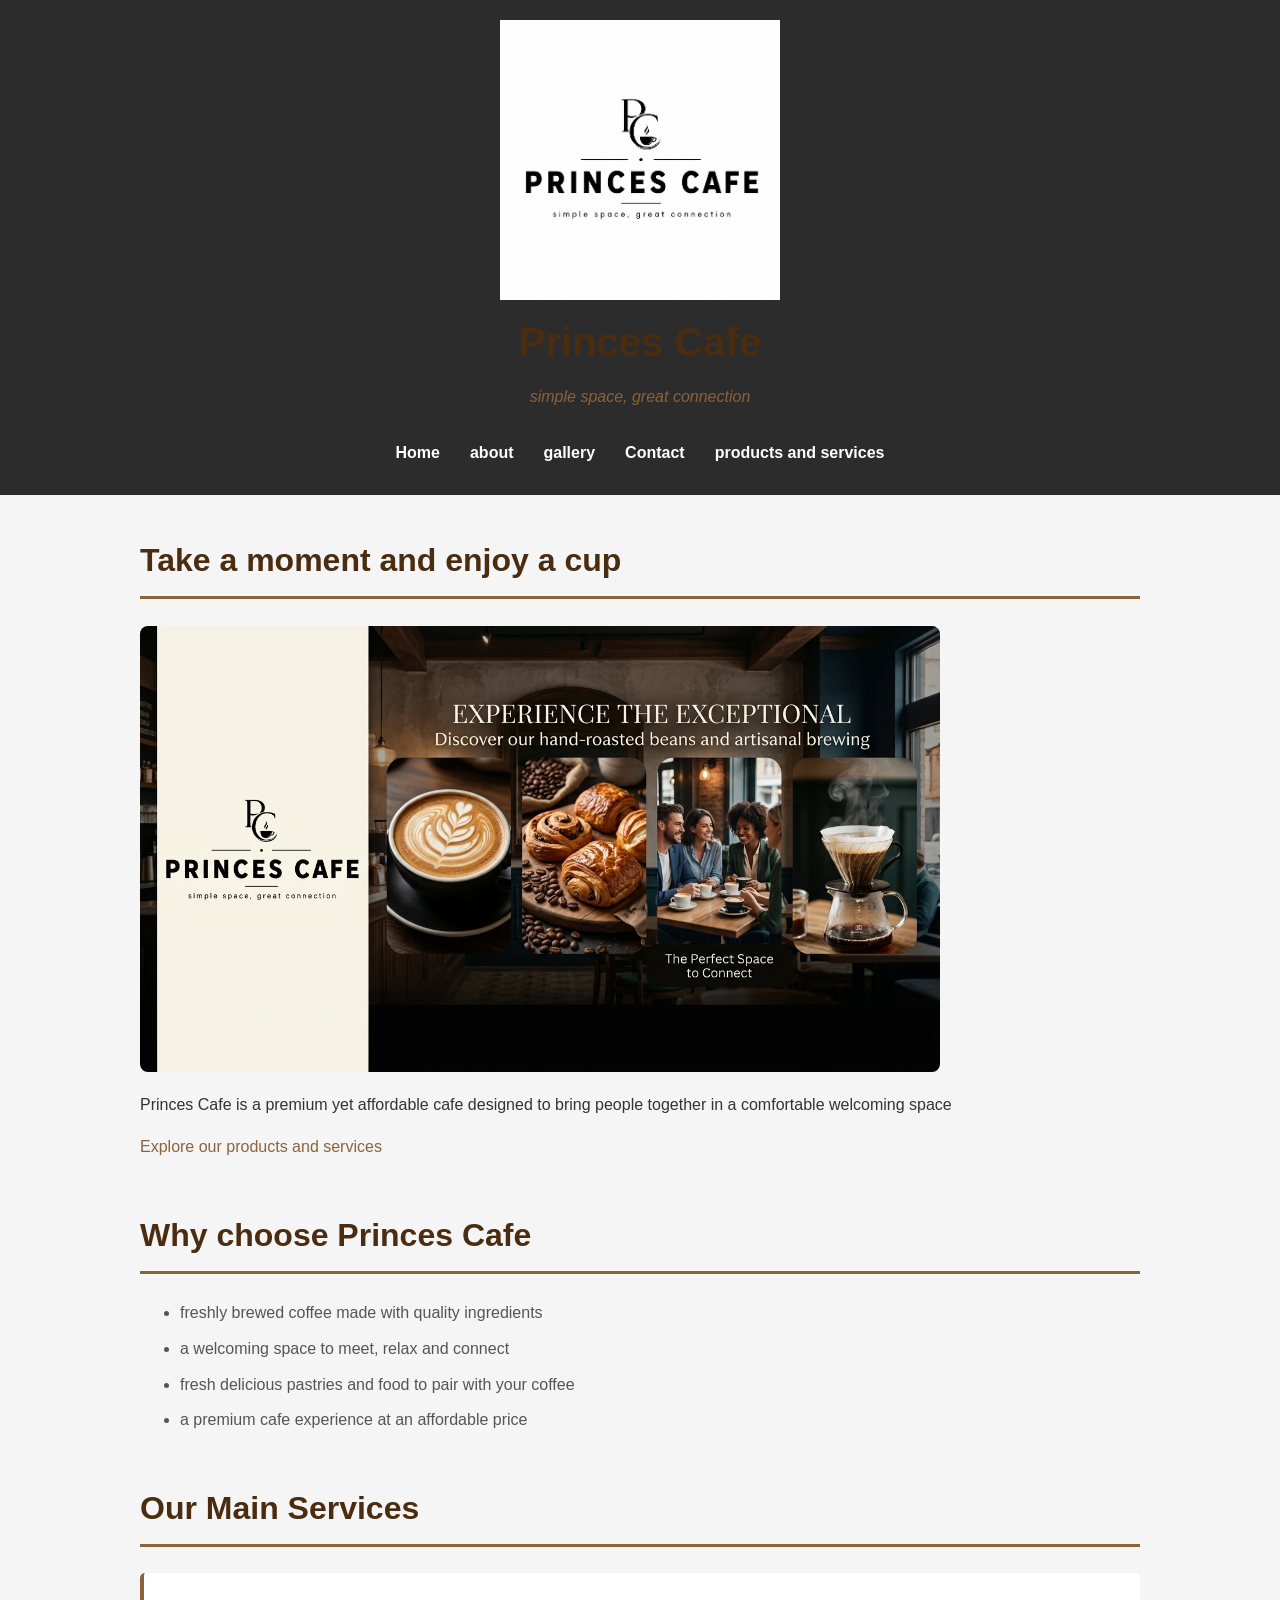
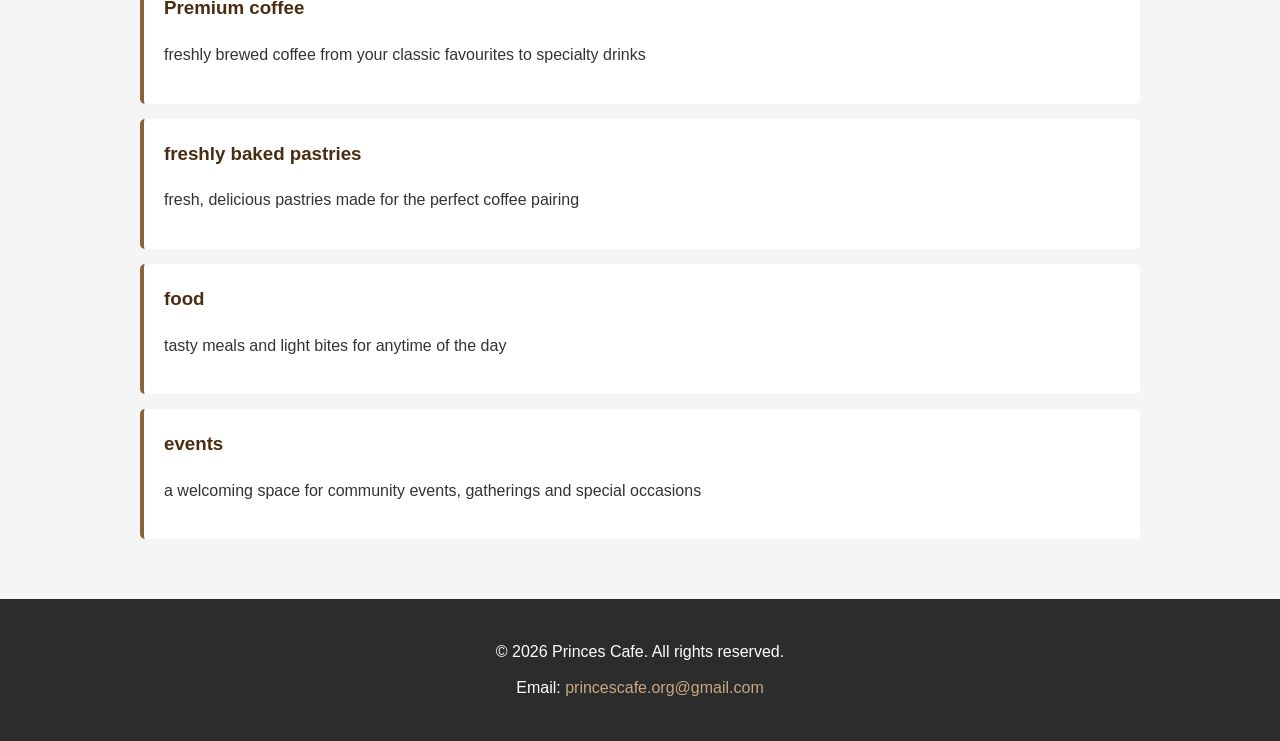
<file: index.html>
<!DOCTYPE html>
<html lang="en">
<head>

    <meta charset="UTF-8">
    <meta name="viewport" content="width=device-width, initial-scale=1.0">
    <meta name="description" content="Princes cafe is a premium yet affordable cafe offering quality coffee, pastries, and a welcoming community space. ">
    <title>Princes Cafe | Home</title>

    <link rel="stylesheet" href="style.css">

</head>
<body>

    <header>

    <a href="index.html">
<img src="images/logo.png" alt="Princes Cafe company" width="280" height="180">

    </a>
<h1>Princes Cafe</h1>
<p>simple space, great connection</p>
   
<nav aria-label="main navigation">
    <ul>

 <li><a href="index.html">Home</a></li>
<li><a href="about.html">about</a></li>
<li><a href="gallery.html">gallery</a></li>   
<li><a href="contact.html">Contact</a></li>
<li><a href="products and services.html">products and services</a></li>
    </ul>
  </nav>
  </header>

  <main>

    <section>
        <h2>Take a moment and enjoy a cup</h2>
<img src="images/home-banner.jpg" alt="Picture of a beautiful cup of coffee" width="800" height="360">
<p>Princes Cafe is a premium yet affordable cafe designed to bring people together in a comfortable welcoming space  </p>
<p><a href="products-and-services.html">Explore our products and services</a></p>
</section>

<section>
    <h2> Why choose Princes Cafe</h2>
    <ul>
 <li>freshly brewed coffee made with quality ingredients</li>
<li>a welcoming space to meet, relax and connect</li>
<li> fresh delicious pastries and food to pair with your coffee</li>
<li>a premium cafe experience at an affordable price</li>
    </ul>

</section>

<section>
    <h2> Our Main Services</h2>

    <article>
       
        <h3> Premium coffee</h3>
        <p>freshly brewed coffee from your classic favourites to specialty drinks</p>
    </article>

    <article>
    <h3> freshly baked pastries</h3>
<p>fresh, delicious pastries made for the perfect coffee pairing</p>
</article>

<article>
    <h3>food</h3>
<p>tasty meals and light bites for anytime of the day</p>
</article>

<article>
    <h3>events</h3>
<p>a welcoming space for community events, gatherings and special occasions</p>
</article>

</section>

  </main>

  <footer>
    <p>&copy; 2026 Princes Cafe. All rights reserved.</p>

<p>Email: <a href="mailto:princescafe.org@gmail.com">princescafe.org@gmail.com</a></p>

</footer>

</body>

</html>
</file>
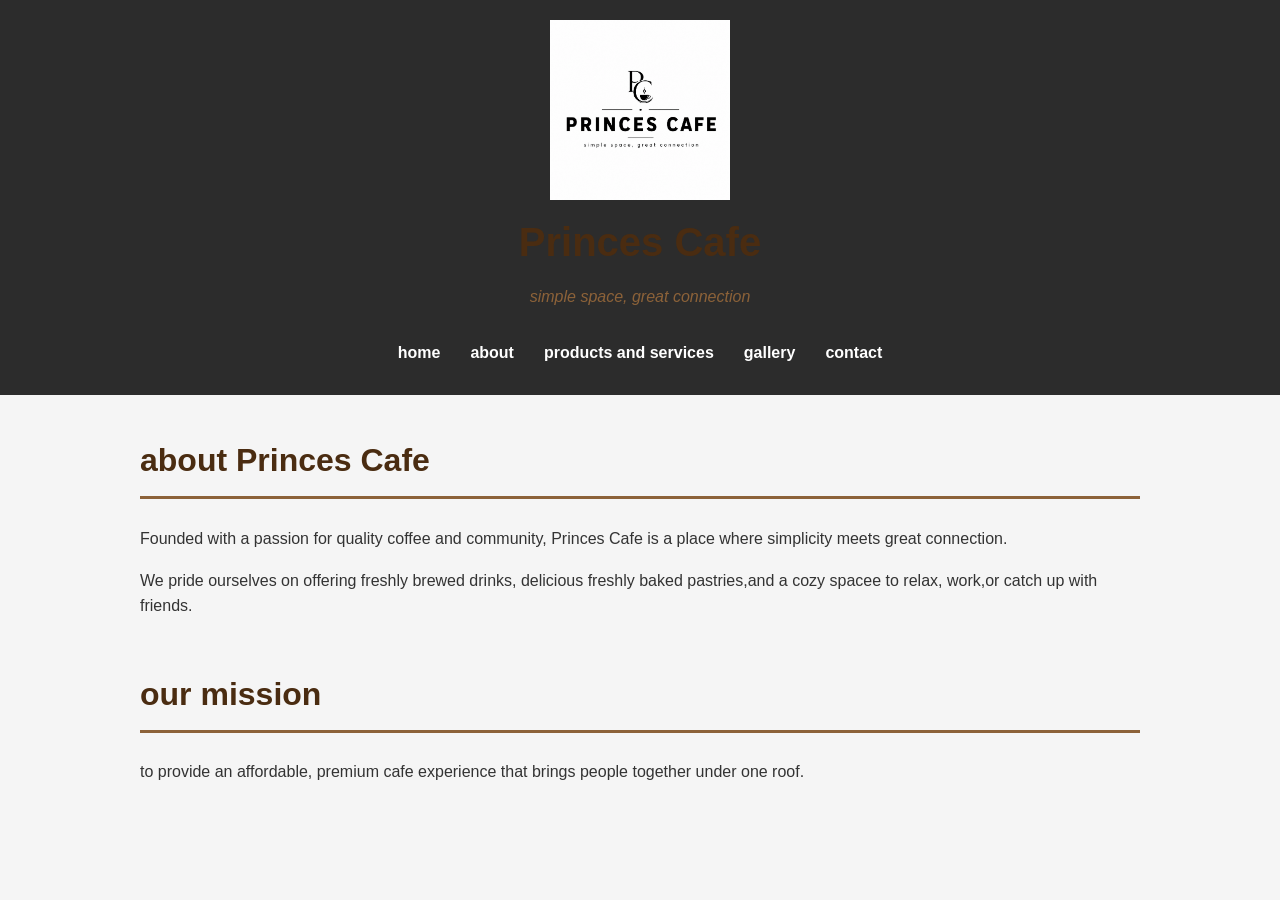
<file: about.html>
<!DOCTYPE html>
<html lang="en">
    <head>

         <meta charset="UTF-8">
         <meta name="viewport" content="width=device-width, initial-scale=1.0">
         <meta name="description" content="learn about Princes Cafe and our mission to serve great coffee in a welcoming environment.">
         <title>Princes Cafe | About us</title>
         <link rel="stylesheet" href="style.css">

    </head>
<body>

    <header>
   <a href="index.html">
    <img src="images/logo.png" alt="Princes Cafe company logo" width="180" height="60">
   </a> 
   <h1>Princes Cafe</h1>    
    <p>simple space, great connection</p>

    <nav aria-label="main navigation">
        <ul>
            <li><a href="index.html">home</a></li>
            <li><a href="about.html">about</a></li>
            <li><a href="products-and-services.html">products and services</a></li>
            <li><a href="gallery.html">gallery</a></li>
            <li><a href="contact.html">contact</a></li>

            
        </ul>
    </nav>
</header>

<main>
    <section>
        <h2>about Princes Cafe</h2>
        <P>Founded with a passion for quality coffee and community, Princes Cafe is a place where simplicity meets great connection.</P>
        <p>We pride ourselves on offering freshly brewed drinks, delicious freshly baked pastries,and a cozy spacee to relax, work,or catch up with friends.</p>

    </section>

    <section>
        <h2>our mission</h2>
        <p>to provide an affordable, premium cafe experience that brings people together under one roof.</p>
    
    </section>
</main>
</body>
</html>
</file>
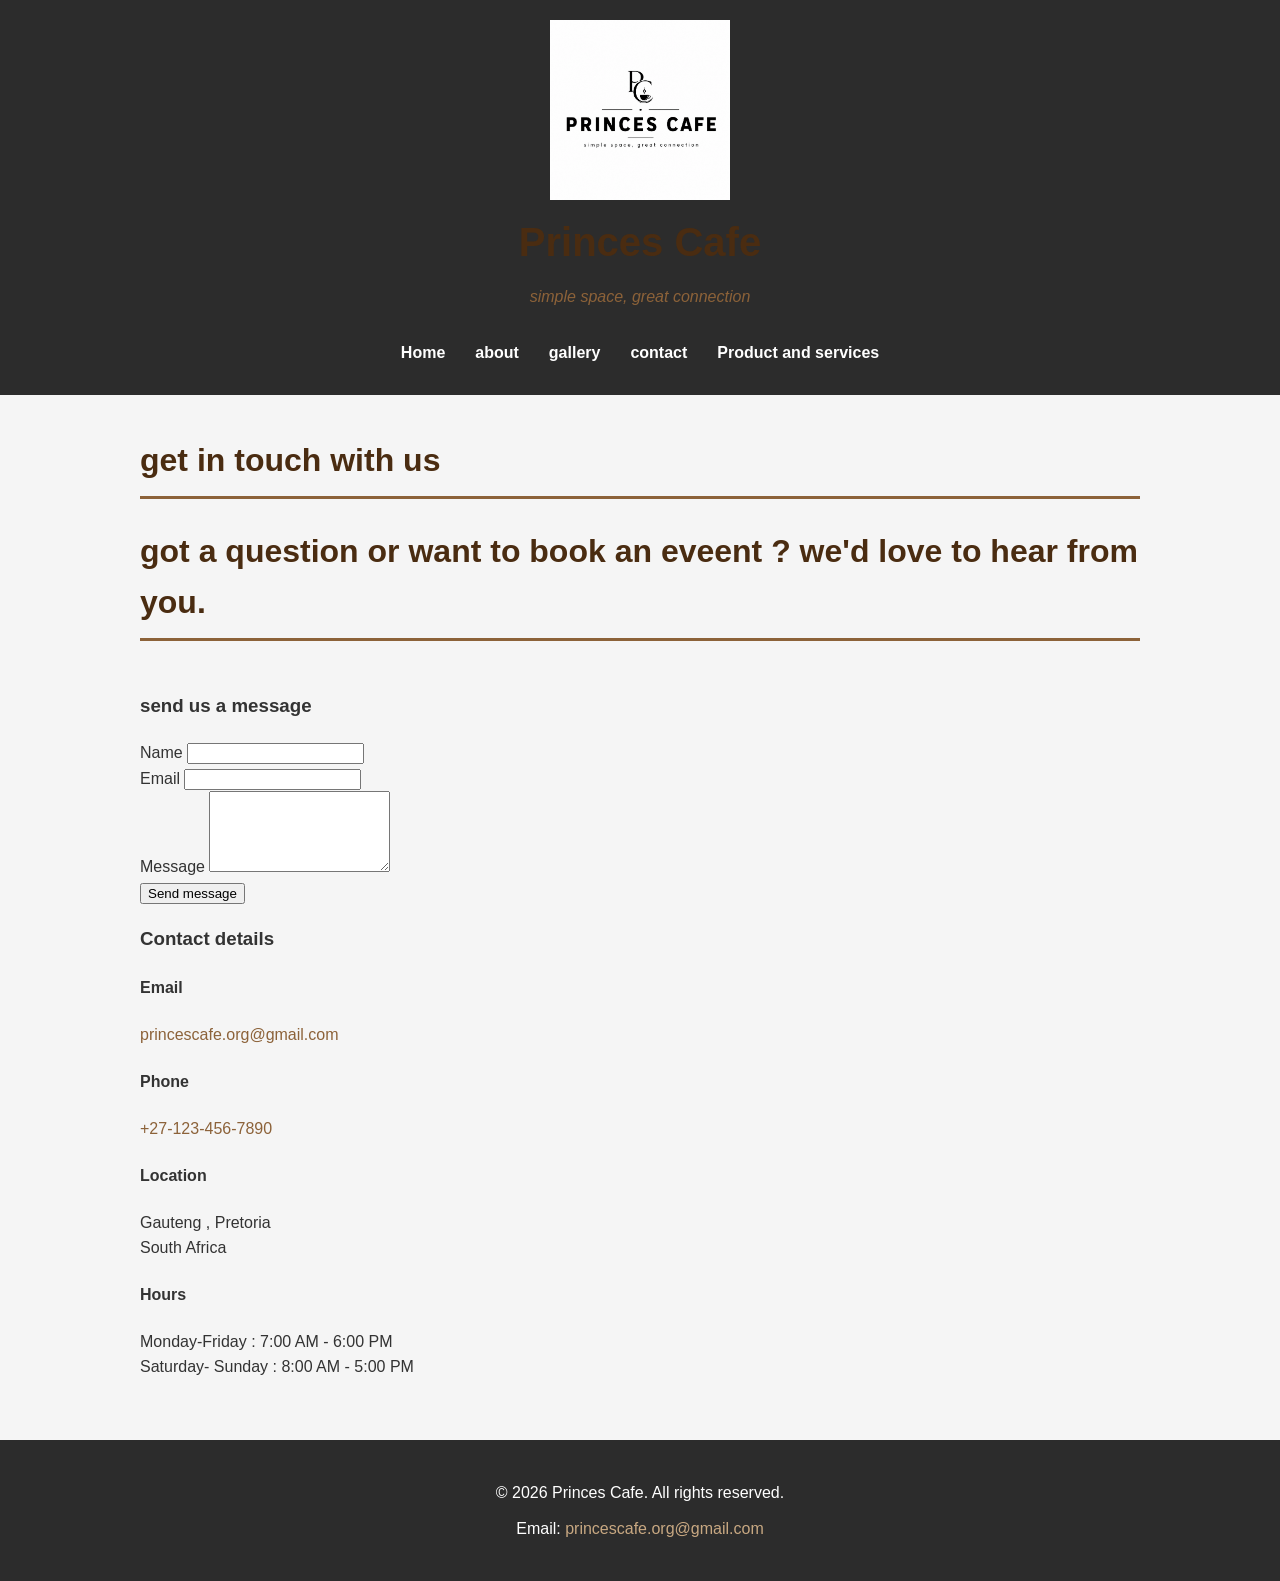
<file: contact.html>
<!DOCTYPE html>
 <html lang="en">

<head>
    <meta charset="utf-8">
    <meta name="viewport"content="width=device-width, initial-scale="1.0"
    <meta name="description"content="contact Princes Cafe - Get in touch with us for enquiries, events or feedback">
    <title>Princes Cafe | contact</title>
    
    <link rel="stylesheet" href="style.css">

</head>

<body>

    <header>

        <a href="index.html">
            <img src="images/logo.png" alt="Princes Cafe company"width="180"height="60">

        </a>
        <h1>Princes Cafe</h1>
        <p>simple space, great connection</p>

        <nav aria-label="main navigation">
            <ul>
                <li><a href="index.html">Home</a></li>
                <li><a href="about.html">about</a></li>
                <li><a href="gallery.html">gallery</a></li>
                <li><a href="contact.html">contact</a></li>
                <li><a href="products-and-services.html">Product and services</a></li>
            </ul>
        </nav>
    </header>

    <main>
        <section>
            <h2>get in touch with us</h2> 
            <h2>got a question or want to book an eveent ? we'd love to hear from you.</h2>
            </section>

            <section>
                <div class="contact-container"> 
                    <div class="contact-form">
                    <h3>send us a message</h3>

                    <form>
                        <div class="form-group"></div>
                            <label for="name">Name</label>
                            <input type="text" id="Name" required></div>

                            <div class="form-group">
                                <label for="email" id="email">Email</label>
                                    <input type="email" id="email" required>

                            
                            </div>

                            <div class="form-group">
                                <label for="message">Message</label>
                                <textarea id="message" name="message" rows="5" required></textarea>

                            </div>

                            <button type="submit">Send message</button>

                    </form>

                    <div class="contact-info">
                        <h3>Contact details</h3>

                        <div class="info-item"></div>
                        <h4>Email</h4>
                        <p><a href="mailto:princescafe.org@gmail.com">princescafe.org@gmail.com</a></p>

                    </div>

                    <div class="info-team"></a>
                        <h4>Phone</h4>
                        <p><a href="tel:+27-123-456-7890">+27-123-456-7890</a></p>
                    </div>

                    <div class="info-item">
                        <h4>Location</h4>
                        <p>Gauteng , Pretoria<br>South Africa</p>

                    </div>

                    <div class="info-item">
                        <h4>Hours</h4>
                        <p>Monday-Friday : 7:00 AM - 6:00 PM<br>Saturday- Sunday : 8:00 AM - 5:00 PM </p>

                    </div>
            </section>
    </main>

<footer>
    <p>&copy; 2026 Princes Cafe. All rights reserved.</p>
    <p>Email: <a href="mailto:princescafe.org@gmail.com">princescafe.org@gmail.com</a></p>
</footer>
</body>
</html>
</file>
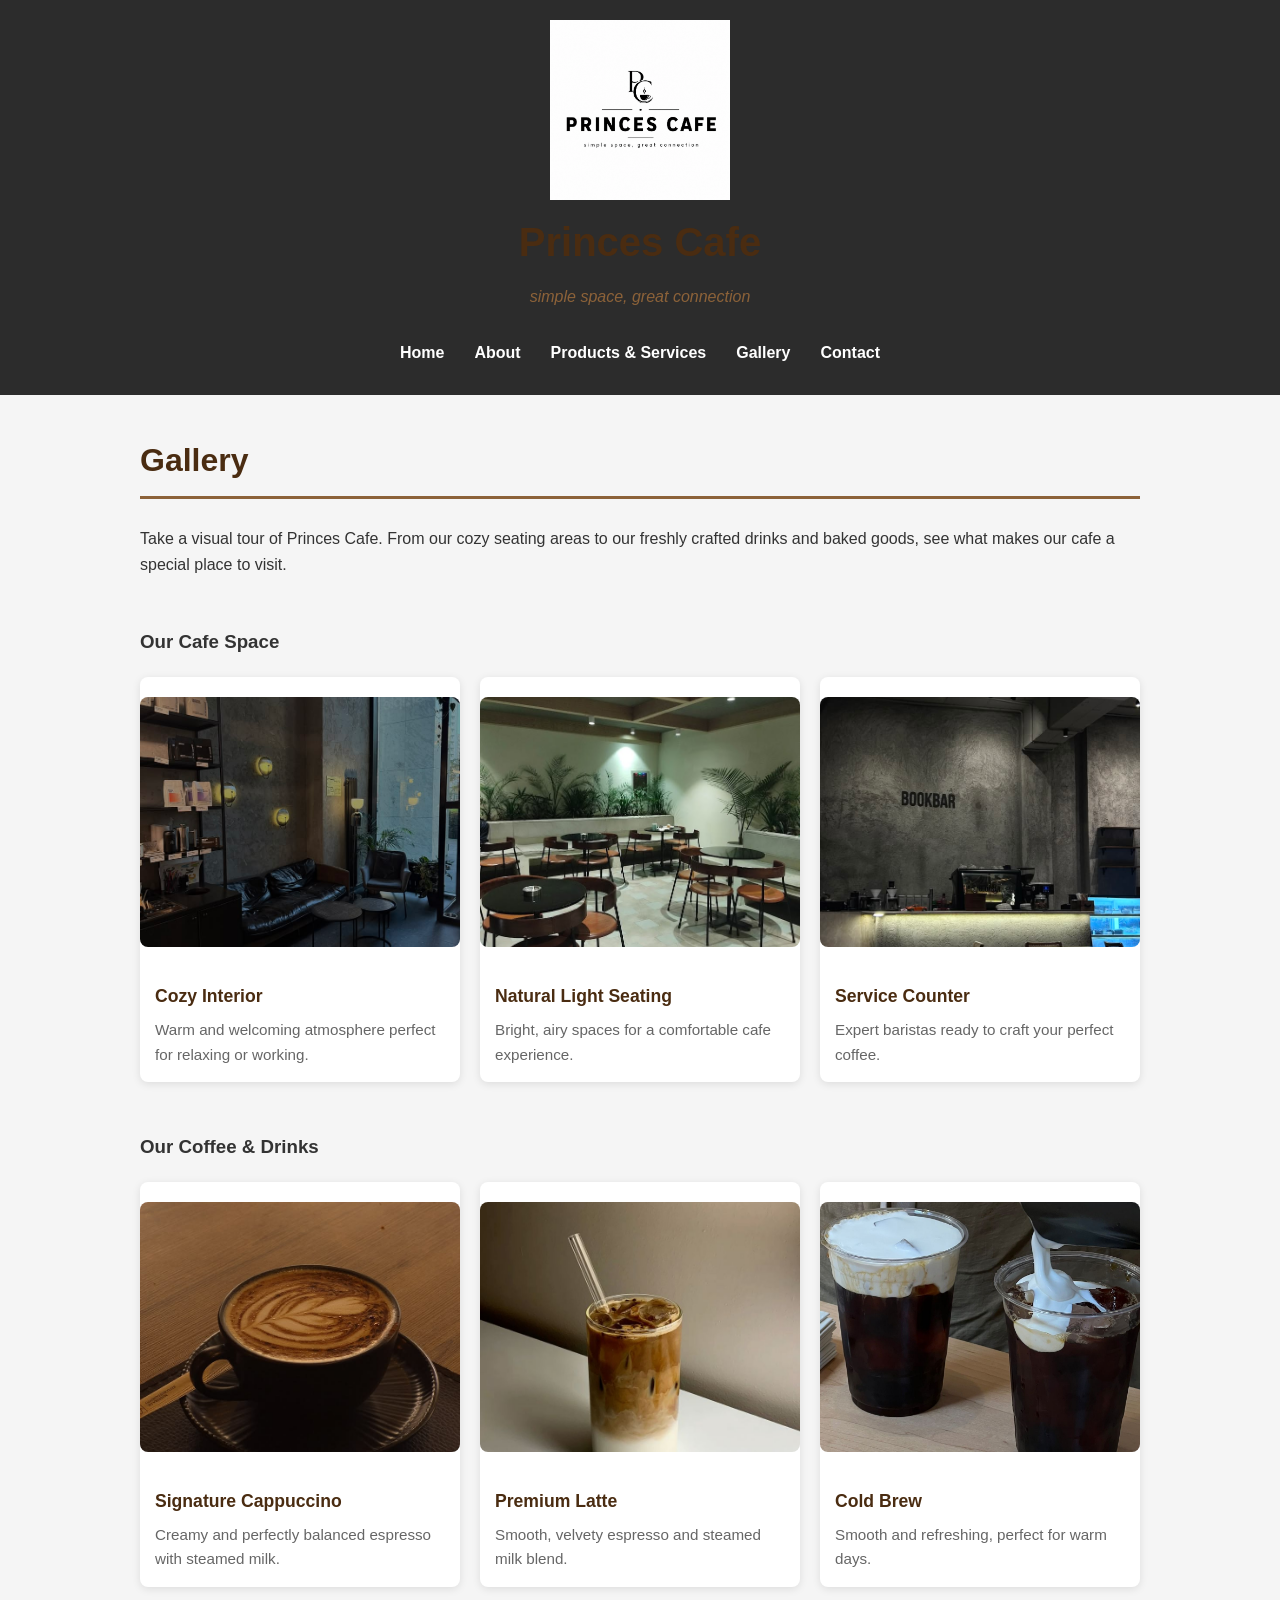
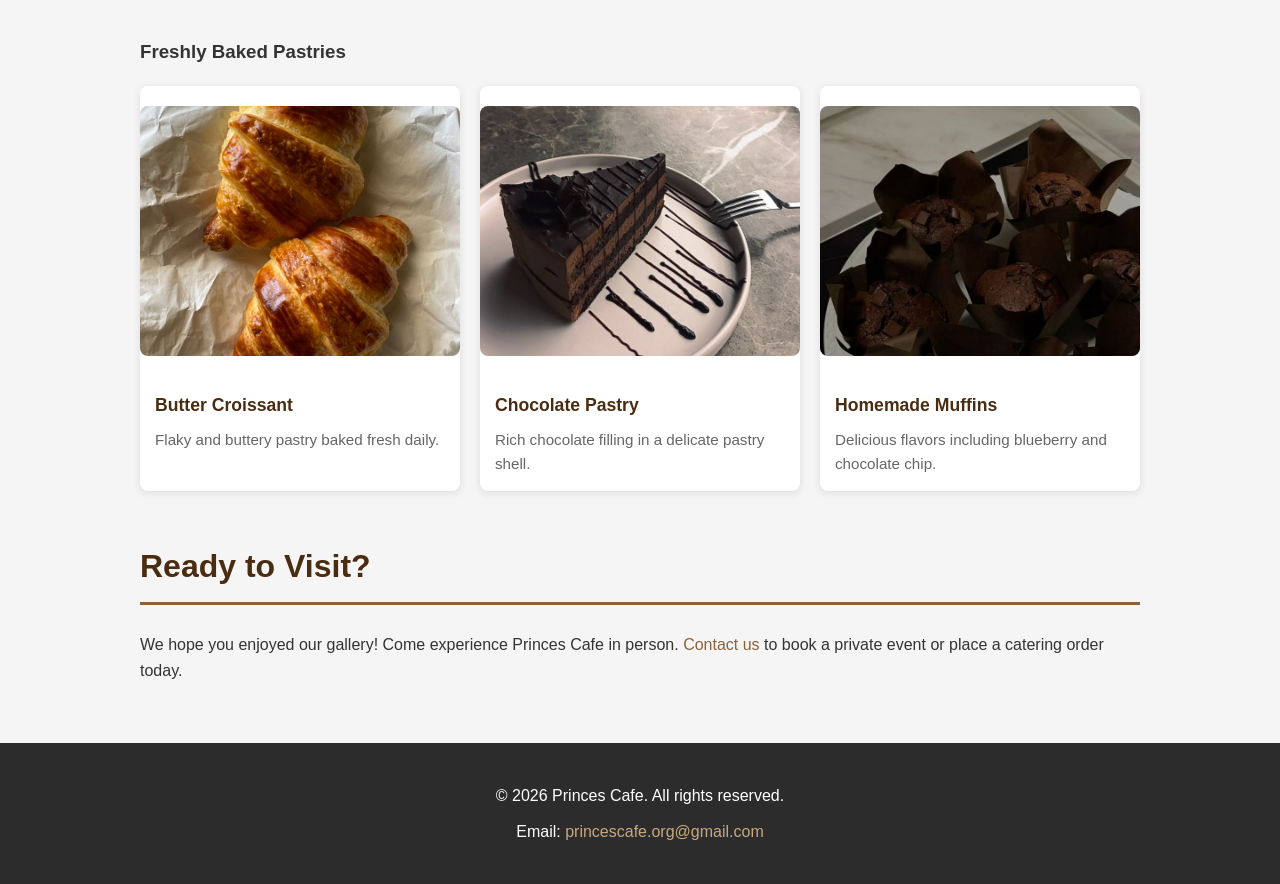
<file: gallery.html>
<!DOCTYPE html>
<html lang="en">

<head>
    <meta charset="UTF-8">
    <meta name="viewport" content="width=device-width, initial-scale=1.0">
    <meta name="description" content="Gallery - See the ambiance and offerings of Princes Cafe. Browse our cafe space, coffee, pastries, and events.">
    <title>Princes Cafe | Gallery</title>
    <link rel="stylesheet" href="style.css">
    <style>
        .gallery-section {
            margin-bottom: 50px;
        }

        .gallery-grid {
            display: grid;
            grid-template-columns: repeat(auto-fit, minmax(280px, 1fr));
            gap: 20px;
            margin-top: 20px;
        }

        .gallery-item {
            background-color: white;
            border-radius: 8px;
            overflow: hidden;
            box-shadow: 0 2px 8px rgba(0, 0, 0, 0.1);
            transition: transform 0.3s, box-shadow 0.3s;
        }

        .gallery-item:hover {
            transform: translateY(-5px);
            box-shadow: 0 4px 12px rgba(0, 0, 0, 0.15);
        }

        .gallery-item img {
            width: 100%;
            height: 250px;
            object-fit: cover;
            display: block;
        }

        .gallery-item-text {
            padding: 15px;
        }

        .gallery-item-text h4 {
            color: #4a2c11;
            margin: 0 0 8px 0;
            font-size: 1.1em;
        }

        .gallery-item-text p {
            color: #666;
            margin: 0;
            font-size: 0.95em;
        }
    </style>
</head>

<body>

    <header>
        <a href="index.html">
            <img src="images/logo.png" alt="Princes Cafe company logo" width="180" height="60">
        </a>
        <h1>Princes Cafe</h1>
        <p>simple space, great connection</p>

        <nav aria-label="main navigation">
            <ul>
                <li><a href="index.html">Home</a></li>
                <li><a href="about.html">About</a></li>
                <li><a href="products-and-services.html">Products & Services</a></li>
                <li><a href="gallery.html">Gallery</a></li>
                <li><a href="contact.html">Contact</a></li>
            </ul>
        </nav>
    </header>

    <main>
        <section>
            <h2>Gallery</h2>
            <p>Take a visual tour of Princes Cafe. From our cozy seating areas to our freshly crafted drinks and baked goods, see what makes our cafe a special place to visit.</p>
        </section>

        <section class="gallery-section">
            <h3>Our Cafe Space</h3>
            <div class="gallery-grid">
                <div class="gallery-item">
                    <img src="images/cafe-interior-1.jpg" alt="Interior view of Princes Cafe with warm lighting and comfortable seating">
                    <div class="gallery-item-text">
                        <h4>Cozy Interior</h4>
                        <p>Warm and welcoming atmosphere perfect for relaxing or working.</p>
                    </div>
                </div>

                <div class="gallery-item">
                    <img src="images/cafe-interior-2.jpg" alt="Seating area with natural light and plants">
                    <div class="gallery-item-text">
                        <h4>Natural Light Seating</h4>
                        <p>Bright, airy spaces for a comfortable cafe experience.</p>
                    </div>
                </div>

                <div class="gallery-item">
                    <img src="images/cafe-interior-3.jpg" alt="Princes Cafe counter with barista and menu board">
                    <div class="gallery-item-text">
                        <h4>Service Counter</h4>
                        <p>Expert baristas ready to craft your perfect coffee.</p>
                    </div>
                </div>
            </div>
        </section>

        <section class="gallery-section">
            <h3>Our Coffee & Drinks</h3>
            <div class="gallery-grid">
                <div class="gallery-item">
                    <img src="images/coffee-cappuccino.jpg" alt="Freshly made cappuccino with latte art">
                    <div class="gallery-item-text">
                        <h4>Signature Cappuccino</h4>
                        <p>Creamy and perfectly balanced espresso with steamed milk.</p>
                    </div>
                </div>

                <div class="gallery-item">
                    <img src="images/coffee-latte.jpg" alt="Smooth latte in a ceramic cup">
                    <div class="gallery-item-text">
                        <h4>Premium Latte</h4>
                        <p>Smooth, velvety espresso and steamed milk blend.</p>
                    </div>
                </div>

                <div class="gallery-item">
                    <img src="images/cold-brew.jpg" alt="Refreshing iced cold brew with condensation on glass">
                    <div class="gallery-item-text">
                        <h4>Cold Brew</h4>
                        <p>Smooth and refreshing, perfect for warm days.</p>
                    </div>
                </div>
            </div>
        </section>

        <section class="gallery-section">
            <h3>Freshly Baked Pastries</h3>
            <div class="gallery-grid">
                <div class="gallery-item">
                    <img src="images/croissant.jpg" alt="Butter croissant with flaky layers">
                    <div class="gallery-item-text">
                        <h4>Butter Croissant</h4>
                        <p>Flaky and buttery pastry baked fresh daily.</p>
                    </div>
                </div>

                <div class="gallery-item">
                    <img src="images/chocolate-pastry.jpg" alt="Chocolate-filled pastry">
                    <div class="gallery-item-text">
                        <h4>Chocolate Pastry</h4>
                        <p>Rich chocolate filling in a delicate pastry shell.</p>
                    </div>
                </div>

                <div class="gallery-item">
                    <img src="images/muffins.jpg" alt="Assorted freshly baked muffins">
                    <div class="gallery-item-text">
                        <h4>Homemade Muffins</h4>
                        <p>Delicious flavors including blueberry and chocolate chip.</p>
                    </div>
                </div>
            </div>
        </section>


        <section>
            <h2>Ready to Visit?</h2>
            <p>We hope you enjoyed our gallery! Come experience Princes Cafe in person. <a href="contact.html">Contact us</a> to book a private event or place a catering order today.</p>
        </section>
    </main>

    <footer>
        <p>&copy; 2026 Princes Cafe. All rights reserved.</p>
        <p>Email: <a href="mailto:princescafe.org@gmail.com">princescafe.org@gmail.com</a></p>
    </footer>

</body>

</html>
</file>
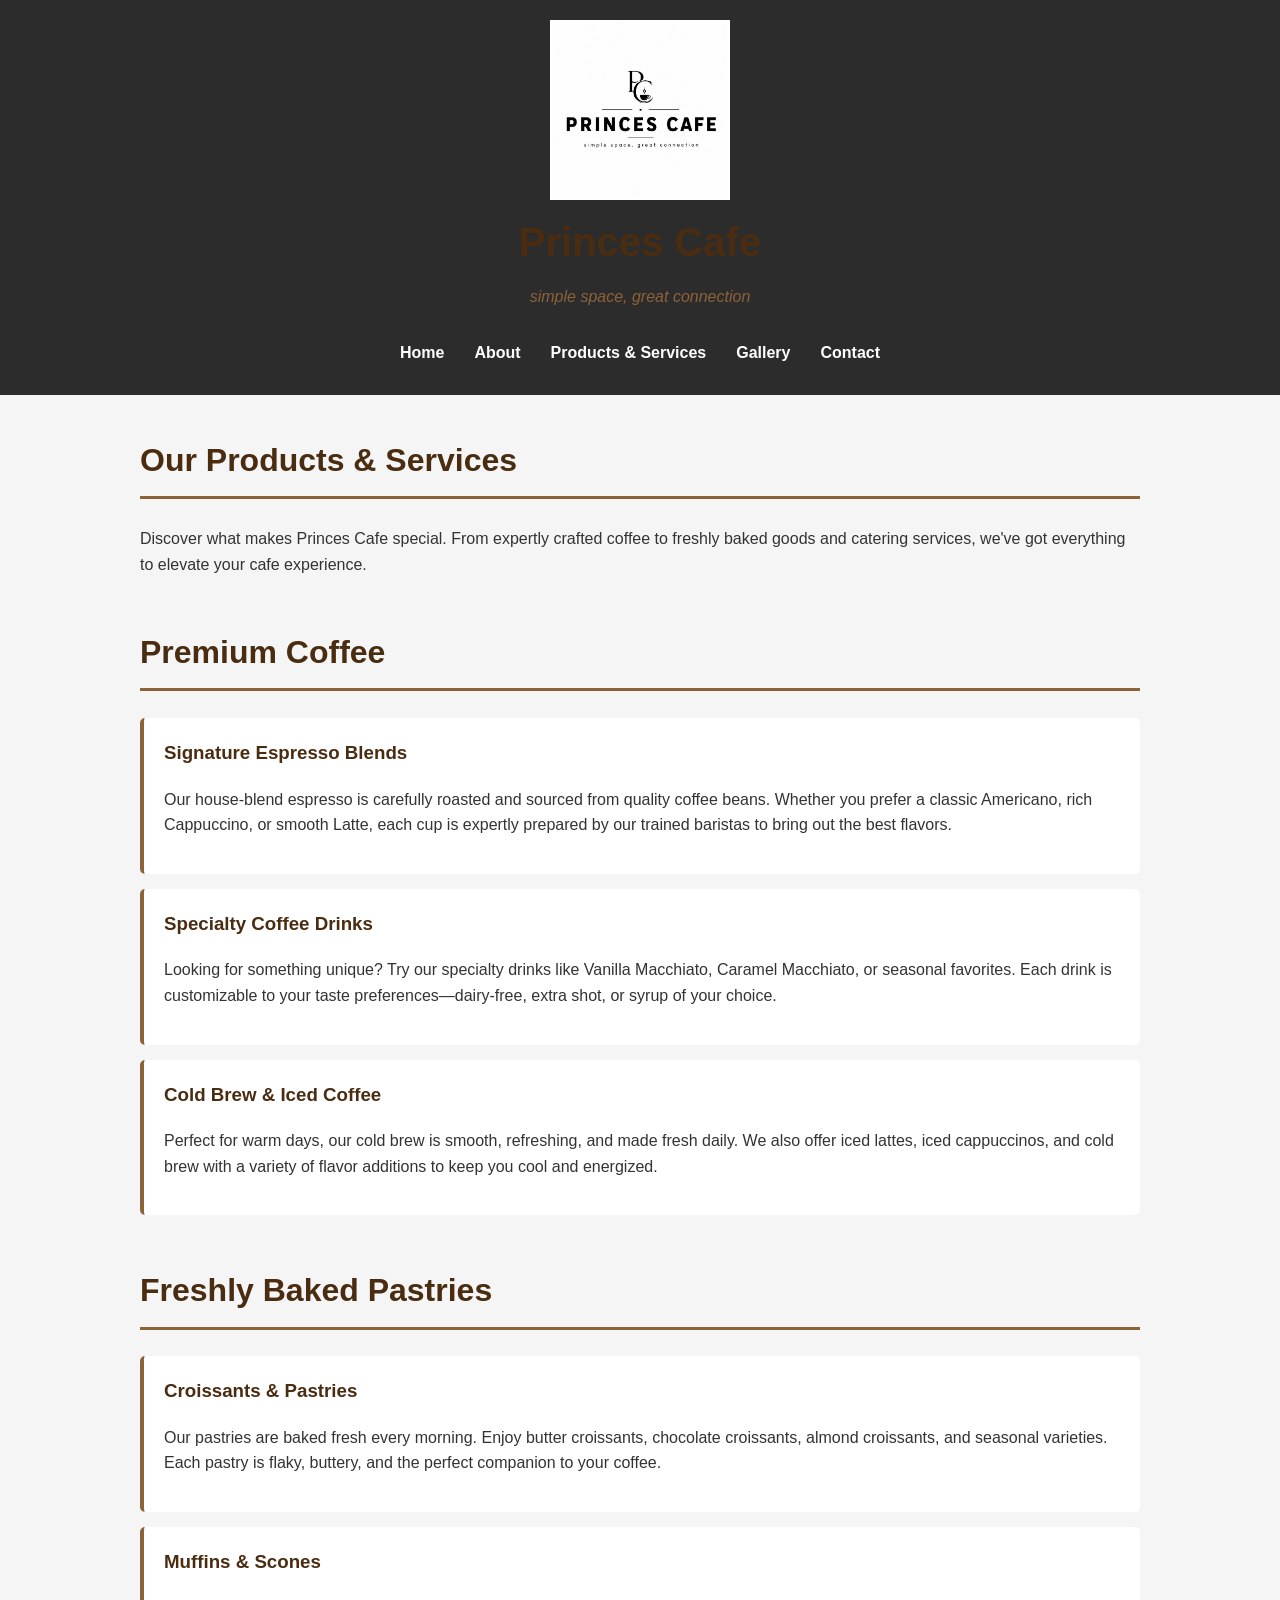
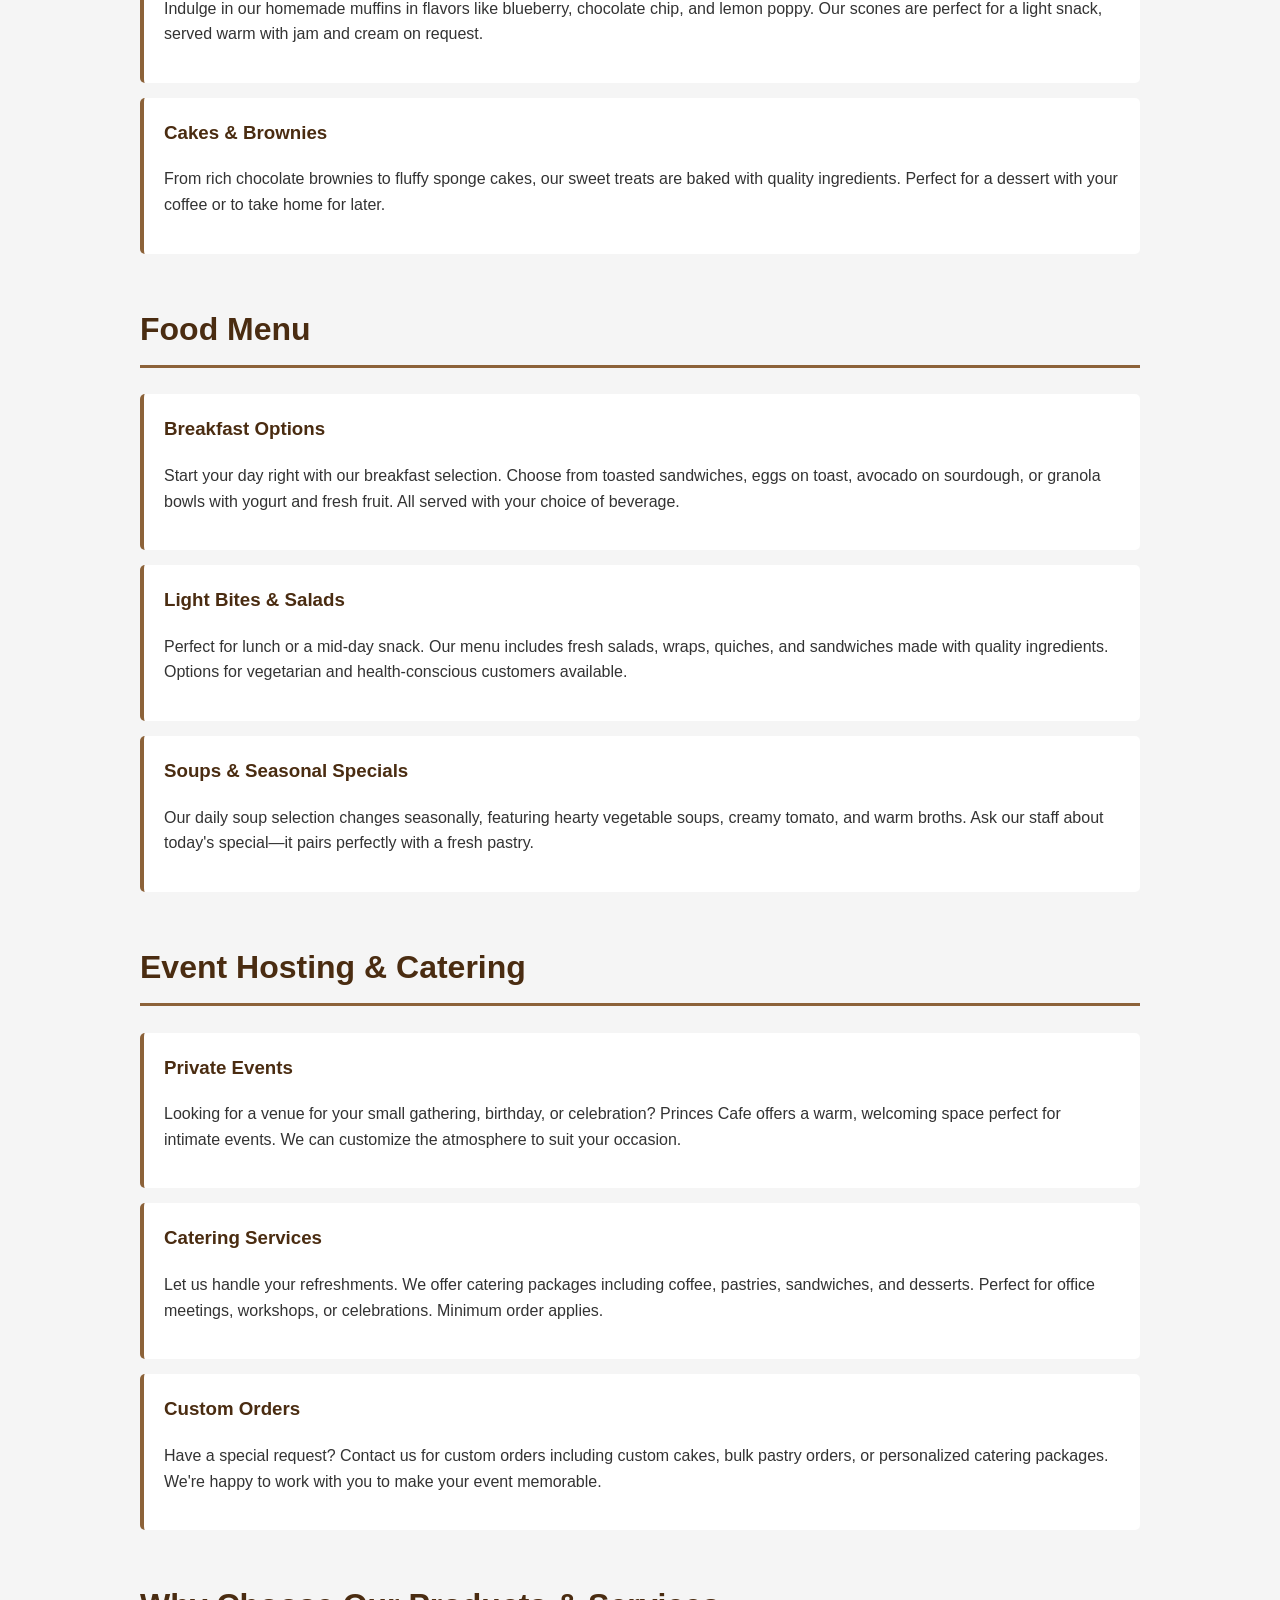
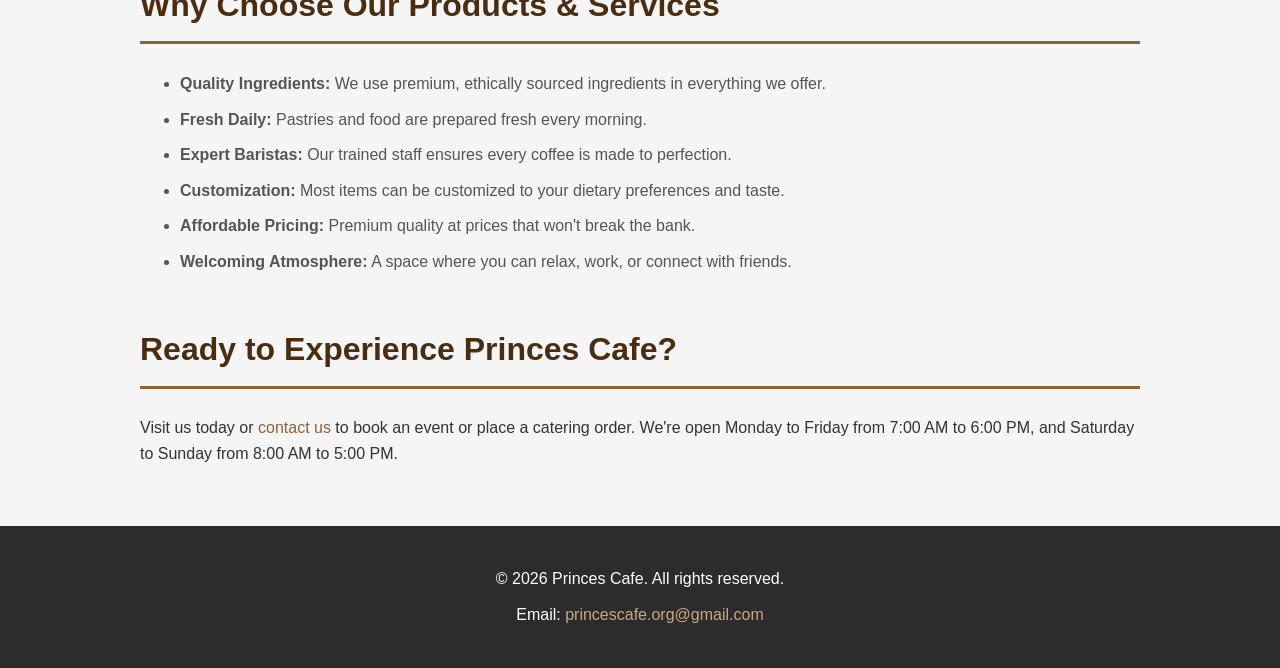
<file: products-and-services.html>
<!DOCTYPE html>
<html lang="en">

<head>
    <meta charset="UTF-8">
    <meta name="viewport" content="width=device-width, initial-scale=1.0">
    <meta name="description" content="Explore Princes Cafe's premium coffee, pastries, food, and event hosting services.">
    <title>Princes Cafe | Products & Services</title>

    <link rel="stylesheet" href="style.css">

</head>

<body>

    <header>
        <a href="index.html">
            
            <img src="images/logo.png" alt="Princes Cafe company logo" width="180" height="60">
        </a>
        <h1>Princes Cafe</h1>
        <p>simple space, great connection</p>

        <nav aria-label="main navigation">
            <ul>
                <li><a href="index.html">Home</a></li>
                <li><a href="about.html">About</a></li>
                <li><a href="products-and-services.html">Products & Services</a></li>
                <li><a href="gallery.html">Gallery</a></li>
                <li><a href="contact.html">Contact</a></li>
            </ul>
        </nav>
    </header>

    <main>
        <section>
            <h2>Our Products & Services</h2>
            <p>Discover what makes Princes Cafe special. From expertly crafted coffee to freshly baked goods and catering services, we've got everything to elevate your cafe experience.</p>
        </section>

        <section>
            <h2>Premium Coffee</h2>
            <article>
                <h3>Signature Espresso Blends</h3>
                <p>Our house-blend espresso is carefully roasted and sourced from quality coffee beans. Whether you prefer a classic Americano, rich Cappuccino, or smooth Latte, each cup is expertly prepared by our trained baristas to bring out the best flavors.</p>
            </article>

            <article>
                <h3>Specialty Coffee Drinks</h3>
                <p>Looking for something unique? Try our specialty drinks like Vanilla Macchiato, Caramel Macchiato, or seasonal favorites. Each drink is customizable to your taste preferences—dairy-free, extra shot, or syrup of your choice.</p>
            </article>

            <article>
                <h3>Cold Brew & Iced Coffee</h3>
                <p>Perfect for warm days, our cold brew is smooth, refreshing, and made fresh daily. We also offer iced lattes, iced cappuccinos, and cold brew with a variety of flavor additions to keep you cool and energized.</p>
            </article>
        </section>

        <section>
            <h2>Freshly Baked Pastries</h2>
            <article>
                <h3>Croissants & Pastries</h3>
                <p>Our pastries are baked fresh every morning. Enjoy butter croissants, chocolate croissants, almond croissants, and seasonal varieties. Each pastry is flaky, buttery, and the perfect companion to your coffee.</p>
            </article>

            <article>
                <h3>Muffins & Scones</h3>
                <p>Indulge in our homemade muffins in flavors like blueberry, chocolate chip, and lemon poppy. Our scones are perfect for a light snack, served warm with jam and cream on request.</p>
            </article>

            <article>
                <h3>Cakes & Brownies</h3>
                <p>From rich chocolate brownies to fluffy sponge cakes, our sweet treats are baked with quality ingredients. Perfect for a dessert with your coffee or to take home for later.</p>
            </article>
        </section>

        <section>
            <h2>Food Menu</h2>
            <article>
                <h3>Breakfast Options</h3>
                <p>Start your day right with our breakfast selection. Choose from toasted sandwiches, eggs on toast, avocado on sourdough, or granola bowls with yogurt and fresh fruit. All served with your choice of beverage.</p>
            </article>

            <article>
                <h3>Light Bites & Salads</h3>
                <p>Perfect for lunch or a mid-day snack. Our menu includes fresh salads, wraps, quiches, and sandwiches made with quality ingredients. Options for vegetarian and health-conscious customers available.</p>
            </article>

            <article>
                <h3>Soups & Seasonal Specials</h3>
                <p>Our daily soup selection changes seasonally, featuring hearty vegetable soups, creamy tomato, and warm broths. Ask our staff about today's special—it pairs perfectly with a fresh pastry.</p>
            </article>
        </section>

        <section>
            <h2>Event Hosting & Catering</h2>
            <article>
                <h3>Private Events</h3>
                <p>Looking for a venue for your small gathering, birthday, or celebration? Princes Cafe offers a warm, welcoming space perfect for intimate events. We can customize the atmosphere to suit your occasion.</p>
            </article>

            <article>
                <h3>Catering Services</h3>
                <p>Let us handle your refreshments. We offer catering packages including coffee, pastries, sandwiches, and desserts. Perfect for office meetings, workshops, or celebrations. Minimum order applies.</p>
            </article>

            <article>
                <h3>Custom Orders</h3>
                <p>Have a special request? Contact us for custom orders including custom cakes, bulk pastry orders, or personalized catering packages. We're happy to work with you to make your event memorable.</p>
            </article>
        </section>

        <section>
            <h2>Why Choose Our Products & Services</h2>
            <ul>
                <li><strong>Quality Ingredients:</strong> We use premium, ethically sourced ingredients in everything we offer.</li>
                <li><strong>Fresh Daily:</strong> Pastries and food are prepared fresh every morning.</li>
                <li><strong>Expert Baristas:</strong> Our trained staff ensures every coffee is made to perfection.</li>
                <li><strong>Customization:</strong> Most items can be customized to your dietary preferences and taste.</li>
                <li><strong>Affordable Pricing:</strong> Premium quality at prices that won't break the bank.</li>
                <li><strong>Welcoming Atmosphere:</strong> A space where you can relax, work, or connect with friends.</li>
            </ul>
        </section>

        <section>
            <h2>Ready to Experience Princes Cafe?</h2>
            <p>Visit us today or <a href="contact.html">contact us</a> to book an event or place a catering order. We're open Monday to Friday from 7:00 AM to 6:00 PM, and Saturday to Sunday from 8:00 AM to 5:00 PM.</p>
        </section>
    </main>

    <footer>
        <p>&copy; 2026 Princes Cafe. All rights reserved.</p>
        <p>Email: <a href="mailto:princescafe.org@gmail.com">princescafe.org@gmail.com</a></p>
    </footer>

</body>

</html>
</file>
<file: style.css>
body {
  background-color:whitesmoke;
  font-family: Arial, sans-serif;
  color: #333333;
  margin: 0;
  padding: 0;
  line-height: 1.6;
}

header {
  background-color: #2c2c2c;
  color: white;
  padding: 20px 40px;
  text-align: center;
}

header h1 {
  color: #4a2c11;
  margin: 10px 0;
  font-size: 2.5em;
}

header p {
  color: #8c6239;
  font-style: italic;
  margin: 0;
}

header img {
  display: block;
  margin: 0 auto 10px;
}

a {
  color: #8c6239;
  text-decoration: none;
}

a:hover {
  text-decoration: underline;
  color: #4a2c11;
}

nav ul {
  list-style: none;
  padding: 0;
  margin: 20px 0 0 0;
  display: flex;
  justify-content: center;
  gap: 30px;
}

nav a {
  color: white;
  font-weight: bold;
  transition: 0.3s;
}

nav a:hover {
  color: #c8a882;
}

main {
  max-width: 1000px;
  margin: 40px auto;
  padding: 0 20px;
}

main section {
  margin-bottom: 50px;
}

main h2 {
  color: #4a2c11;
  font-size: 2em;
  border-bottom: 3px solid #8c6239;
  padding-bottom: 10px;
}

article {
  background-color: white;
  padding: 20px;
  margin: 15px 0;
  border-left: 4px solid #8c6239;
  border-radius: 5px;
}

article h3 {
  color: #4a2c11;
  margin-top: 0;
}

ul {
  color: #555;
}

ul li {
  margin: 10px 0;
}

footer {
  background-color: #2c2c2c;
  color: white;
  text-align: center;
  padding: 30px 20px;
  margin-top: 60px;
}

footer p {
  margin: 10px 0;
}

footer a {
  color: #c8a882;
}

footer a:hover {
  color: white;
}

img {
  max-width: 100%;
  height: auto;
  display: block;
}

section img {
  margin: 20px 0;
  border-radius: 8px;
}
</file>
